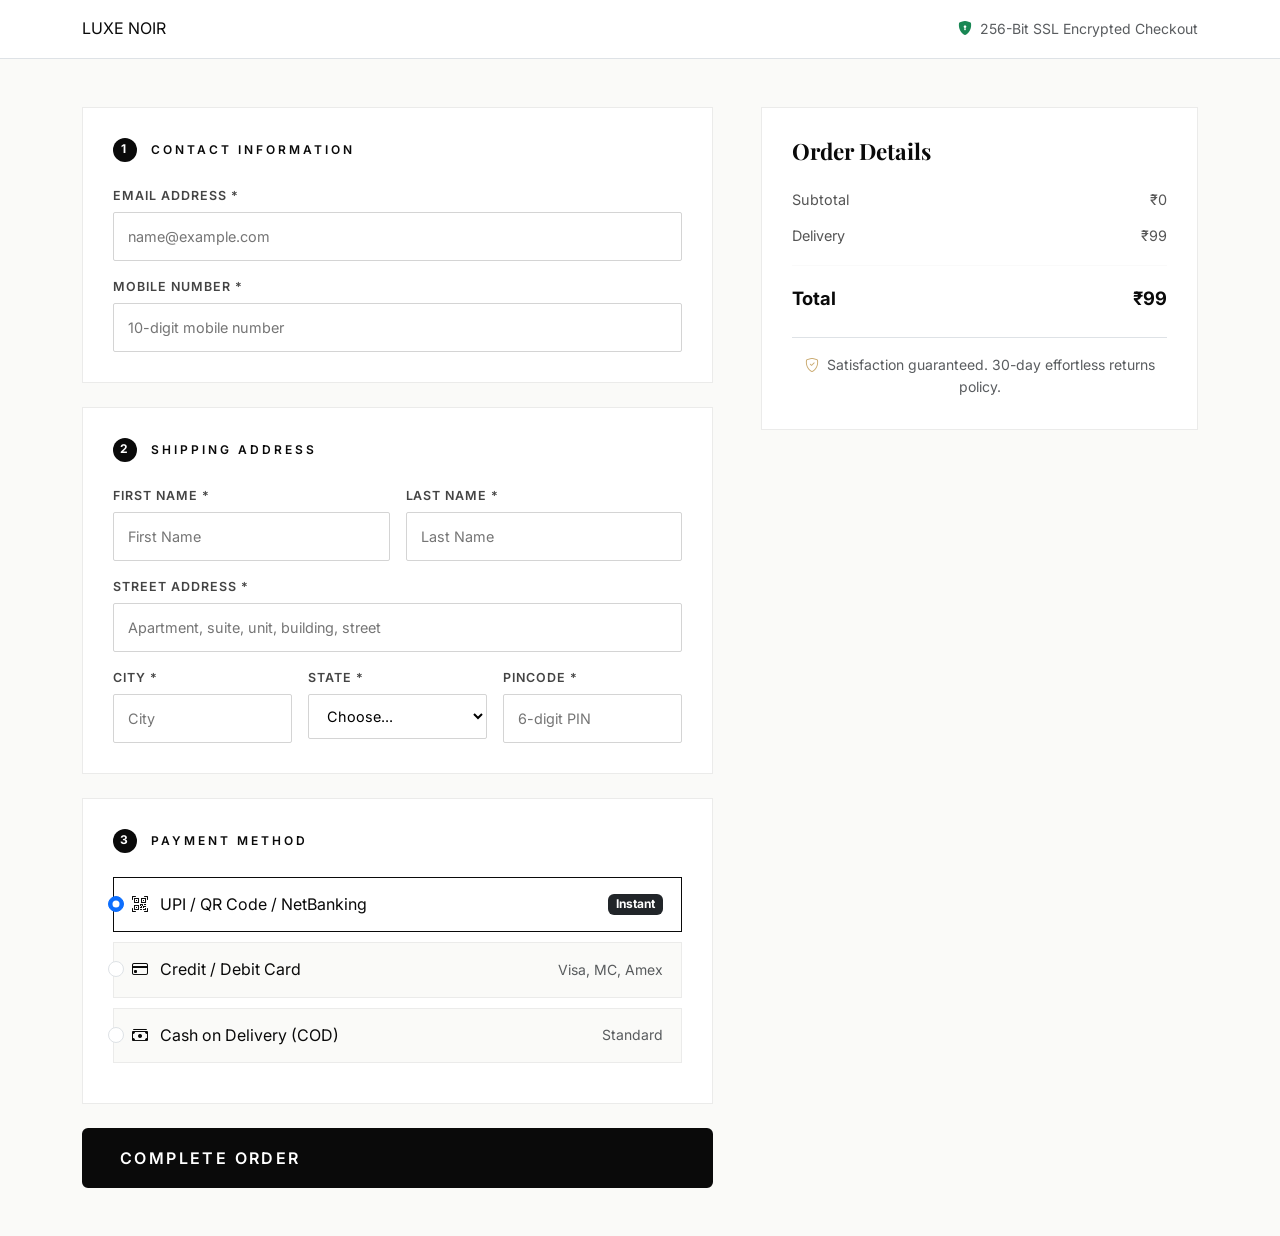
<file: checkout.html>
<!DOCTYPE html>
<html lang="en">
<head>
  <meta charset="UTF-8">
  <meta name="viewport" content="width=device-width, initial-scale=1.0">
  <title>Secure Checkout | LUXE NOIR</title>
  <meta name="description" content="Complete your purchase with secure encrypted checkout at Luxe Noir.">

  <!-- Google Fonts -->
  <link rel="preconnect" href="https://fonts.googleapis.com">
  <link rel="preconnect" href="https://fonts.gstatic.com" crossorigin>
  <link href="https://fonts.googleapis.com/css2?family=Cormorant+Garamond:ital,wght@0,300;0,400;0,500;0,600;0,700;1,400&family=Plus+Jakarta+Sans:wght@300;400;500;600;700&display=swap" rel="stylesheet">

  <!-- Bootstrap 5 & Icons -->
  <link href="https://cdn.jsdelivr.net/npm/bootstrap@5.3.3/dist/css/bootstrap.min.css" rel="stylesheet">
  <link rel="stylesheet" href="https://cdn.jsdelivr.net/npm/bootstrap-icons@1.11.3/font/bootstrap-icons.min.css">

  <!-- Custom CSS -->
  <link rel="stylesheet" href="css/style.css">
</head>
<body class="bg-light-section">

  <!-- Simple Header for Checkout -->
  <header class="checkout-minimal-header py-3 bg-white border-bottom">
    <div class="container d-flex justify-content-between align-items-center">
      <a href="index.html" class="navbar-brand m-0">
        <span class="brand-text">LUXE NOIR</span>
      </a>
      <div class="checkout-ssl-badge text-muted small">
        <i class="bi bi-shield-lock-fill text-success me-1"></i> 256-Bit SSL Encrypted Checkout
      </div>
    </div>
  </header>

  <main class="py-5">
    <div class="container">
      <!-- Checkout Active Form Screen -->
      <div id="checkoutContent">
        <div class="row g-5">
          <!-- Billing / Shipping Form Column -->
          <div class="col-lg-7">
            <form id="checkoutForm" novalidate>
              <!-- 1. Contact Information -->
              <div class="checkout-card mb-4">
                <h3 class="checkout-section-title"><span class="step-num">1</span> Contact Information</h3>
                <div class="row g-3">
                  <div class="col-12">
                    <label class="form-label-custom">Email Address *</label>
                    <input type="email" id="emailField" class="form-control-custom" placeholder="name@example.com" required>
                    <div class="invalid-feedback">Please enter a valid email address.</div>
                  </div>
                  <div class="col-12">
                    <label class="form-label-custom">Mobile Number *</label>
                    <input type="tel" id="phoneField" class="form-control-custom" placeholder="10-digit mobile number" required>
                    <div class="invalid-feedback">Please provide a 10-digit phone number.</div>
                  </div>
                </div>
              </div>

              <!-- 2. Shipping Address -->
              <div class="checkout-card mb-4">
                <h3 class="checkout-section-title"><span class="step-num">2</span> Shipping Address</h3>
                <div class="row g-3">
                  <div class="col-sm-6">
                    <label class="form-label-custom">First Name *</label>
                    <input type="text" id="firstNameField" class="form-control-custom" placeholder="First Name" required>
                    <div class="invalid-feedback">First name is required.</div>
                  </div>
                  <div class="col-sm-6">
                    <label class="form-label-custom">Last Name *</label>
                    <input type="text" id="lastNameField" class="form-control-custom" placeholder="Last Name" required>
                    <div class="invalid-feedback">Last name is required.</div>
                  </div>
                  <div class="col-12">
                    <label class="form-label-custom">Street Address *</label>
                    <input type="text" id="addressField" class="form-control-custom" placeholder="Apartment, suite, unit, building, street" required>
                    <div class="invalid-feedback">Street address is required.</div>
                  </div>
                  <div class="col-sm-4">
                    <label class="form-label-custom">City *</label>
                    <input type="text" id="cityField" class="form-control-custom" placeholder="City" required>
                    <div class="invalid-feedback">City is required.</div>
                  </div>
                  <div class="col-sm-4">
                    <label class="form-label-custom">State *</label>
                    <select id="stateField" class="form-control-custom" required>
                      <option value="">Choose...</option>
                      <option value="MH">Maharashtra</option>
                      <option value="DL">Delhi NCR</option>
                      <option value="KA">Karnataka</option>
                      <option value="TN">Tamil Nadu</option>
                      <option value="TS">Telangana</option>
                      <option value="WB">West Bengal</option>
                      <option value="GJ">Gujarat</option>
                    </select>
                    <div class="invalid-feedback">State is required.</div>
                  </div>
                  <div class="col-sm-4">
                    <label class="form-label-custom">Pincode *</label>
                    <input type="text" id="pincodeField" class="form-control-custom" placeholder="6-digit PIN" maxlength="6" required>
                    <div class="invalid-feedback">Valid 6-digit PIN is required.</div>
                  </div>
                </div>
              </div>

              <!-- 3. Payment Method -->
              <div class="checkout-card mb-4">
                <h3 class="checkout-section-title"><span class="step-num">3</span> Payment Method</h3>
                <div class="payment-method-selector">
                  <div class="form-check payment-radio-option active">
                    <input class="form-check-input" type="radio" name="paymentOption" id="payUPI" checked>
                    <label class="form-check-label d-flex justify-content-between align-items-center w-100" for="payUPI">
                      <span><i class="bi bi-qr-code-scan me-2"></i> UPI / QR Code / NetBanking</span>
                      <span class="badge bg-dark">Instant</span>
                    </label>
                  </div>
                  <div class="form-check payment-radio-option">
                    <input class="form-check-input" type="radio" name="paymentOption" id="payCard">
                    <label class="form-check-label d-flex justify-content-between align-items-center w-100" for="payCard">
                      <span><i class="bi bi-credit-card me-2"></i> Credit / Debit Card</span>
                      <span class="text-muted small">Visa, MC, Amex</span>
                    </label>
                  </div>
                  <div class="form-check payment-radio-option">
                    <input class="form-check-input" type="radio" name="paymentOption" id="payCOD">
                    <label class="form-check-label d-flex justify-content-between align-items-center w-100" for="payCOD">
                      <span><i class="bi bi-cash-stack me-2"></i> Cash on Delivery (COD)</span>
                      <span class="text-muted small">Standard</span>
                    </label>
                  </div>
                </div>
              </div>

              <button type="submit" class="btn btn-dark w-100 py-3 fs-6 fw-semibold">
                Complete Order
              </button>
            </form>
          </div>

          <!-- Order Summary Column -->
          <div class="col-lg-5">
            <div class="order-summary-card position-sticky" style="top: 2rem;">
              <h3 class="summary-title mb-3">Order Details</h3>
              <div class="order-items-scroll mb-4" id="orderItems">
                <!-- Injected via renderOrderSummary() in main.js -->
              </div>

              <div class="summary-row">
                <span>Subtotal</span>
                <span id="orderSubtotal">₹0</span>
              </div>
              <div class="summary-row">
                <span>Delivery</span>
                <span id="orderDelivery">₹0</span>
              </div>
              <hr class="summary-divider">
              <div class="summary-row total-row">
                <span>Total</span>
                <span class="total-price" id="orderTotal">₹0</span>
              </div>

              <div class="mt-4 pt-3 border-top text-center text-muted small">
                <p class="mb-0"><i class="bi bi-shield-check text-gold me-1"></i> Satisfaction guaranteed. 30-day effortless returns policy.</p>
              </div>
            </div>
          </div>
        </div>
      </div>

      <!-- Order Confirmation Screen (shown after placeOrder) -->
      <div id="orderConfirmation" class="order-confirmation-screen text-center" style="display: none;">
        <div class="confirmation-card mx-auto">
          <div class="success-icon-wrap mb-4">
            <i class="bi bi-check2"></i>
          </div>
          <span class="text-gold letter-spacing-wide small text-uppercase fw-semibold">ORDER CONFIRMED</span>
          <h1 class="confirmation-title mt-2 mb-3">Thank you for your order, <span id="confirmName">Customer</span>!</h1>
          <p class="confirmation-desc text-muted mb-4">
            Your order <strong class="text-dark" id="confirmOrderNum">#LN88210492</strong> has been placed successfully. A confirmation email with tracking information has been sent to your inbox.
          </p>

          <div class="confirmation-details-box mb-4 text-start">
            <div class="d-flex justify-content-between mb-2">
              <span class="text-muted">Total Paid</span>
              <strong id="confirmTotal">₹0</strong>
            </div>
            <div class="d-flex justify-content-between mb-2">
              <span class="text-muted">Estimated Delivery</span>
              <strong>3-5 Business Days</strong>
            </div>
            <div class="d-flex justify-content-between">
              <span class="text-muted">Delivery Type</span>
              <span>Express Insured Courier</span>
            </div>
          </div>

          <div class="d-flex gap-3 justify-content-center">
            <a href="index.html" class="btn btn-dark px-4 py-2">Return to Home</a>
            <a href="products.html" class="btn btn-outline-dark px-4 py-2">Continue Shopping</a>
          </div>
        </div>
      </div>
    </div>
  </main>

  <div class="toast-container-custom" id="toastContainer"></div>

  <!-- Scripts -->
  <script src="https://cdn.jsdelivr.net/npm/bootstrap@5.3.3/dist/js/bootstrap.bundle.min.js"></script>
  <script src="js/products.js"></script>
  <script src="js/cart.js"></script>
  <script src="js/wishlist.js"></script>
  <script src="js/main.js"></script>
</body>
</html>
</file>
<file: css/style.css>
/* =============================================
   LUXE NOIR - Premium Fashion E-Commerce CSS
   ============================================= */
@import url("https://fonts.googleapis.com/css2?family=Playfair+Display:ital,wght@0,400;0,600;0,700;1,400&family=Inter:wght@300;400;500;600;700&display=swap");
:root {
  --color-black: #0a0a0a;
  --color-white: #ffffff;
  --color-off-white: #f8f8f6;
  --color-light-gray: #f2f2f0;
  --color-mid-gray: #d4d4d4;
  --color-dark-gray: #666666;
  --color-accent: #c9a96e;
  --color-accent-dark: #a8864f;
  --color-error: #e53e3e;
  --color-success: #38a169;
  --color-overlay: rgba(0,0,0,0.5);
  --font-serif: "Playfair Display", serif;
  --font-sans: "Inter", sans-serif;
  --nav-height: 75px;
  --transition-fast: 0.2s ease;
  --transition-med: 0.35s ease;
  --transition-slow: 0.5s ease;
  --shadow-sm: 0 1px 3px rgba(0,0,0,0.08);
  --shadow-md: 0 4px 20px rgba(0,0,0,0.1);
  --shadow-lg: 0 10px 40px rgba(0,0,0,0.15);
  --shadow-xl: 0 20px 60px rgba(0,0,0,0.2);
}
*,*::before,*::after{box-sizing:border-box;margin:0;padding:0}
html{scroll-behavior:smooth;font-size:16px}
body{font-family:var(--font-sans);color:var(--color-black);background:#fff;line-height:1.6;overflow-x:hidden;-webkit-font-smoothing:antialiased}
a{text-decoration:none;color:inherit;transition:color var(--transition-fast)}
img{max-width:100%;height:auto;display:block}
ul{list-style:none}
button{cursor:pointer;border:none;background:none;font-family:var(--font-sans)}
input,select,textarea{font-family:var(--font-sans)}
.announcement-bar{background:var(--color-black);color:#fff;text-align:center;padding:10px 20px;font-size:.78rem;letter-spacing:.12em;text-transform:uppercase;font-weight:500}
.announcement-bar a{color:var(--color-accent);margin-left:8px;font-weight:600}
.announcement-bar a:hover{opacity:.8}
.navbar{position:sticky;top:0;left:0;width:100%;z-index:1000;background:rgba(255,255,255,.97);backdrop-filter:blur(12px);border-bottom:1px solid rgba(0,0,0,.08);height:var(--nav-height);transition:box-shadow var(--transition-med)}
.navbar.scrolled{box-shadow:var(--shadow-md)}
.navbar-container{max-width:1440px;margin:0 auto;height:100%;display:flex;align-items:center;justify-content:space-between;padding:0 40px;gap:32px}
.navbar-brand{flex-shrink:0}
.brand-logo{font-family:var(--font-serif);font-size:1.6rem;font-weight:700;color:var(--color-black);letter-spacing:.05em;line-height:1;display:flex;flex-direction:column}
.brand-logo .brand-sub{font-size:.5rem;letter-spacing:.35em;font-family:var(--font-sans);font-weight:400;color:var(--color-dark-gray);text-transform:uppercase;margin-top:1px}
.brand-logo .accent-dot{color:var(--color-accent)}
.navbar-nav-links{display:flex;align-items:center;gap:32px;flex:1;justify-content:center}
.navbar-nav-links a{font-size:.82rem;letter-spacing:.1em;text-transform:uppercase;font-weight:500;color:var(--color-black);position:relative;padding-bottom:4px;transition:color var(--transition-fast)}
.navbar-nav-links a::after{content:"";position:absolute;bottom:0;left:0;width:0;height:1px;background:var(--color-black);transition:width var(--transition-med)}
.navbar-nav-links a:hover::after,.navbar-nav-links a.active::after{width:100%}
.navbar-nav-links a.sale-link{color:var(--color-error)}
.navbar-nav-links a.sale-link::after{background:var(--color-error)}
.navbar-actions{display:flex;align-items:center;gap:8px;flex-shrink:0}
.nav-action-btn{width:42px;height:42px;border-radius:50%;display:flex;align-items:center;justify-content:center;background:transparent;color:var(--color-black);font-size:1.15rem;transition:background var(--transition-fast),transform var(--transition-fast);position:relative;border:none;cursor:pointer}
.nav-action-btn:hover{background:var(--color-light-gray);transform:scale(1.05)}
.nav-badge{position:absolute;top:4px;right:4px;background:var(--color-black);color:#fff;font-size:.6rem;font-weight:700;width:16px;height:16px;border-radius:50%;display:flex;align-items:center;justify-content:center;line-height:1}
.nav-badge.bump{animation:badgeBump .35s cubic-bezier(.175,.885,.32,1.275)}
@keyframes badgeBump{0%{transform:scale(1)}50%{transform:scale(1.6)}100%{transform:scale(1)}}
.hamburger-btn{display:none;flex-direction:column;gap:5px;padding:8px;background:none;border:none;cursor:pointer}
.hamburger-btn span{display:block;width:24px;height:2px;background:var(--color-black);transition:transform var(--transition-med),opacity var(--transition-fast);transform-origin:center}
.hamburger-btn.active span:nth-child(1){transform:translateY(7px) rotate(45deg)}
.hamburger-btn.active span:nth-child(2){opacity:0}
.hamburger-btn.active span:nth-child(3){transform:translateY(-7px) rotate(-45deg)}
.search-overlay{position:fixed;top:0;left:0;width:100%;height:100%;background:rgba(255,255,255,.97);z-index:2000;display:flex;align-items:flex-start;justify-content:center;padding-top:120px;opacity:0;visibility:hidden;transition:all var(--transition-med)}
.search-overlay.active{opacity:1;visibility:visible}
.search-overlay-inner{width:100%;max-width:700px;padding:0 24px}
.search-input-wrapper{display:flex;align-items:center;border-bottom:2px solid var(--color-black);padding-bottom:12px}
.search-input-wrapper input{flex:1;border:none;outline:none;font-size:2rem;font-family:var(--font-serif);color:var(--color-black);background:transparent}
.search-input-wrapper input::placeholder{color:var(--color-mid-gray)}
.search-close-btn{background:none;border:none;font-size:1.4rem;cursor:pointer;color:var(--color-dark-gray);padding:8px;transition:color var(--transition-fast)}
.search-close-btn:hover{color:var(--color-black)}
.mobile-nav{position:fixed;top:var(--nav-height);left:-100%;width:300px;height:calc(100vh - var(--nav-height));background:#fff;z-index:999;box-shadow:var(--shadow-xl);transition:left var(--transition-med);overflow-y:auto;padding:32px 0}
.mobile-nav.open{left:0}
.mobile-nav a{display:block;padding:14px 32px;font-size:.9rem;letter-spacing:.08em;text-transform:uppercase;font-weight:500;border-bottom:1px solid var(--color-light-gray);transition:background var(--transition-fast),padding-left var(--transition-fast)}
.mobile-nav a:hover{background:var(--color-light-gray);padding-left:40px}
.mobile-nav a.sale-link{color:var(--color-error)}
.mobile-nav-overlay{position:fixed;top:0;left:0;width:100%;height:100%;background:var(--color-overlay);z-index:998;opacity:0;visibility:hidden;transition:all var(--transition-med)}
.mobile-nav-overlay.active{opacity:1;visibility:visible}
.hero-section{position:relative;height:calc(100vh - var(--nav-height));min-height:600px;overflow:hidden}
.hero-carousel,.hero-carousel .carousel-inner,.hero-carousel .carousel-item{height:100%}
.hero-slide{height:100%;width:100%;position:relative;overflow:hidden}
.hero-slide img{width:100%;height:100%;object-fit:cover;object-position:top center;transform:scale(1.05);transition:transform 6s ease}
.carousel-item.active .hero-slide img{transform:scale(1)}
.hero-content{position:absolute;top:50%;left:50%;transform:translate(-50%,-50%);text-align:center;color:#fff;z-index:10;width:90%;max-width:700px}
.hero-slide-1 .hero-content{left:10%;transform:translateY(-50%);text-align:left}
.hero-slide-2 .hero-content{right:10%;left:auto;transform:translateY(-50%);text-align:right}
.hero-slide-3 .hero-content{left:50%;transform:translate(-50%,-50%);text-align:center}
.hero-overline{font-size:.72rem;letter-spacing:.4em;text-transform:uppercase;color:rgba(255,255,255,.85);margin-bottom:16px;font-weight:400;display:block}
.hero-title{font-family:var(--font-serif);font-size:clamp(2.5rem,6vw,5.5rem);font-weight:700;line-height:1.05;margin-bottom:20px;color:#fff;text-shadow:0 2px 20px rgba(0,0,0,.3)}
.hero-subtitle{font-size:clamp(.9rem,1.5vw,1.1rem);color:rgba(255,255,255,.9);margin-bottom:36px;font-weight:300;letter-spacing:.02em;line-height:1.7}
.hero-overlay{position:absolute;inset:0;background:linear-gradient(135deg,rgba(0,0,0,.55) 0%,rgba(0,0,0,.15) 50%,rgba(0,0,0,.05) 100%);z-index:1}
.carousel-control-prev,.carousel-control-next{width:54px;height:54px;border-radius:50%;background:rgba(255,255,255,.2);backdrop-filter:blur(10px);top:50%;transform:translateY(-50%);border:1px solid rgba(255,255,255,.3);transition:background var(--transition-fast);opacity:1}
.carousel-control-prev{left:32px}
.carousel-control-next{right:32px}
.carousel-control-prev:hover,.carousel-control-next:hover{background:rgba(255,255,255,.35)}
.carousel-indicators{bottom:28px}
.carousel-indicators [data-bs-target]{width:30px;height:2px;background:rgba(255,255,255,.5);border:none;border-radius:2px;transition:all var(--transition-med)}
.carousel-indicators .active{background:#fff;width:50px}
.btn-primary-dark{display:inline-flex;align-items:center;gap:10px;padding:14px 36px;background:#fff;color:var(--color-black);font-size:.8rem;font-weight:600;letter-spacing:.15em;text-transform:uppercase;border:2px solid #fff;transition:all var(--transition-med);cursor:pointer;font-family:var(--font-sans)}
.btn-primary-dark:hover{background:transparent;color:#fff}
.btn-dark{display:inline-flex;align-items:center;gap:10px;padding:14px 36px;background:var(--color-black);color:#fff;font-size:.8rem;font-weight:600;letter-spacing:.15em;text-transform:uppercase;border:2px solid var(--color-black);transition:all var(--transition-med);cursor:pointer;font-family:var(--font-sans)}
.btn-dark:hover{background:transparent;color:var(--color-black)}
.btn-outline-dark{display:inline-flex;align-items:center;gap:10px;padding:12px 30px;background:transparent;color:var(--color-black);font-size:.78rem;font-weight:600;letter-spacing:.12em;text-transform:uppercase;border:1.5px solid var(--color-black);transition:all var(--transition-med);cursor:pointer;font-family:var(--font-sans)}
.btn-outline-dark:hover{background:var(--color-black);color:#fff}
.btn-accent{display:inline-flex;align-items:center;gap:10px;padding:14px 36px;background:var(--color-accent);color:#fff;font-size:.8rem;font-weight:600;letter-spacing:.15em;text-transform:uppercase;border:2px solid var(--color-accent);transition:all var(--transition-med);cursor:pointer;font-family:var(--font-sans)}
.btn-accent:hover{background:var(--color-accent-dark);border-color:var(--color-accent-dark)}
section{padding:80px 0}
.section-header{text-align:center;margin-bottom:52px}
.section-overline{font-size:.7rem;letter-spacing:.35em;text-transform:uppercase;color:var(--color-accent);font-weight:600;margin-bottom:12px;display:block}
.section-title{font-family:var(--font-serif);font-size:clamp(1.8rem,3.5vw,2.8rem);font-weight:700;color:var(--color-black);margin-bottom:12px}
.section-subtitle{color:var(--color-dark-gray);font-size:.95rem;max-width:500px;margin:0 auto;line-height:1.7}
.container-fluid-custom{max-width:1440px;margin:0 auto;padding:0 40px}
.categories-section{background:var(--color-off-white)}
.category-grid{display:grid;grid-template-columns:repeat(4,1fr);gap:24px}
.category-card{position:relative;overflow:hidden;cursor:pointer;display:block;text-decoration:none}
.category-card img{width:100%;aspect-ratio:3/4;object-fit:cover;object-position:top;transition:transform var(--transition-slow)}
.category-card:hover img{transform:scale(1.08)}
.category-overlay{position:absolute;bottom:0;left:0;right:0;padding:40px 24px 28px;background:linear-gradient(to top,rgba(0,0,0,.75) 0%,transparent 100%);transition:all var(--transition-med)}
.category-card:hover .category-overlay{background:linear-gradient(to top,rgba(0,0,0,.85) 0%,transparent 100%)}
.category-label{font-size:.7rem;letter-spacing:.3em;text-transform:uppercase;color:rgba(255,255,255,.7);display:block;margin-bottom:6px;font-weight:400}
.category-title{font-family:var(--font-serif);font-size:1.35rem;color:#fff;font-weight:600;display:block;margin-bottom:12px}
.category-cta{font-size:.72rem;letter-spacing:.2em;text-transform:uppercase;color:rgba(255,255,255,.8);display:flex;align-items:center;gap:8px;transition:gap var(--transition-fast),color var(--transition-fast)}
.category-card:hover .category-cta{color:#fff;gap:14px}
.category-cta i{transition:transform var(--transition-fast)}
.category-card:hover .category-cta i{transform:translateX(4px)}
.products-section{background:#fff}
.products-grid{display:grid;grid-template-columns:repeat(4,1fr);gap:28px}
.product-card{position:relative;background:#fff;transition:transform var(--transition-med)}
.product-card:hover{transform:translateY(-4px)}
.product-image-wrapper{position:relative;overflow:hidden;aspect-ratio:3/4;background:var(--color-light-gray)}
.product-image-wrapper img{width:100%;height:100%;object-fit:cover;object-position:top;transition:transform var(--transition-slow),opacity var(--transition-med)}
.product-image-wrapper .img-hover{position:absolute;inset:0;opacity:0;transition:opacity var(--transition-med)}
.product-card:hover .product-image-wrapper .img-primary{transform:scale(1.06)}
.product-card:hover .product-image-wrapper .img-hover{opacity:1}
.product-badges{position:absolute;top:14px;left:14px;display:flex;flex-direction:column;gap:6px;z-index:2}
.badge-new{background:var(--color-black);color:#fff;font-size:.62rem;letter-spacing:.1em;text-transform:uppercase;padding:4px 10px;font-weight:600}
.badge-sale{background:var(--color-error);color:#fff;font-size:.62rem;letter-spacing:.1em;text-transform:uppercase;padding:4px 10px;font-weight:600}
.badge-hot{background:var(--color-accent);color:#fff;font-size:.62rem;letter-spacing:.1em;text-transform:uppercase;padding:4px 10px;font-weight:600}
.product-actions{position:absolute;right:14px;top:14px;display:flex;flex-direction:column;gap:8px;z-index:3;opacity:0;transform:translateX(16px);transition:all var(--transition-med)}
.product-card:hover .product-actions{opacity:1;transform:translateX(0)}
.product-action-btn{width:38px;height:38px;border-radius:50%;background:#fff;border:none;display:flex;align-items:center;justify-content:center;font-size:.95rem;cursor:pointer;box-shadow:var(--shadow-sm);transition:all var(--transition-fast);color:var(--color-black)}
.product-action-btn:hover{background:var(--color-black);color:#fff;transform:scale(1.1)}
.product-action-btn.wishlisted{background:var(--color-black);color:#fff}
.product-add-to-cart{position:absolute;bottom:0;left:0;right:0;background:var(--color-black);color:#fff;padding:14px;font-size:.75rem;letter-spacing:.18em;text-transform:uppercase;font-weight:600;border:none;cursor:pointer;transform:translateY(100%);transition:transform var(--transition-med);font-family:var(--font-sans);display:flex;align-items:center;justify-content:center;gap:8px}
.product-card:hover .product-add-to-cart{transform:translateY(0)}
.product-add-to-cart:hover{background:#1a1a1a}
.product-info{padding:16px 0 0}
.product-category-tag{font-size:.68rem;letter-spacing:.15em;text-transform:uppercase;color:var(--color-dark-gray);font-weight:500;margin-bottom:5px;display:block}
.product-name{font-size:.95rem;font-weight:500;color:var(--color-black);margin-bottom:8px;line-height:1.35}
.product-price-wrapper{display:flex;align-items:center;gap:10px;flex-wrap:wrap}
.product-price{font-size:1rem;font-weight:700;color:var(--color-black)}
.product-price-original{font-size:.85rem;color:var(--color-dark-gray);text-decoration:line-through}
.product-discount{font-size:.72rem;color:var(--color-error);font-weight:600;background:rgba(229,62,62,.1);padding:2px 7px}
.product-colors{display:flex;gap:6px;margin-top:10px}
.color-swatch{width:14px;height:14px;border-radius:50%;border:1.5px solid transparent;cursor:pointer;transition:transform var(--transition-fast),border-color var(--transition-fast)}
.color-swatch:hover,.color-swatch.active{transform:scale(1.25);border-color:var(--color-black)}
.offers-section{background:var(--color-black);padding:80px 0}
.offers-grid{display:grid;grid-template-columns:1fr 1fr;gap:24px}
.offer-card{position:relative;overflow:hidden;min-height:340px;display:flex;align-items:center;padding:48px;background-size:cover;background-position:center}
.offer-card::before{content:"";position:absolute;inset:0;background:linear-gradient(135deg,rgba(0,0,0,.75),rgba(0,0,0,.3));transition:background var(--transition-med)}
.offer-card:hover::before{background:linear-gradient(135deg,rgba(0,0,0,.8),rgba(0,0,0,.4))}
.offer-content{position:relative;z-index:1}
.offer-tag{font-size:.65rem;letter-spacing:.35em;text-transform:uppercase;color:var(--color-accent);font-weight:600;margin-bottom:10px;display:block}
.offer-title{font-family:var(--font-serif);font-size:clamp(1.8rem,3vw,2.8rem);color:#fff;font-weight:700;line-height:1.15;margin-bottom:10px}
.offer-subtitle{color:rgba(255,255,255,.8);font-size:.9rem;margin-bottom:28px;font-weight:300}
.offer-card-wide{grid-column:span 2;min-height:220px}
.features-strip{background:var(--color-off-white);padding:56px 0;border-top:1px solid var(--color-mid-gray);border-bottom:1px solid var(--color-mid-gray)}
.features-grid{display:grid;grid-template-columns:repeat(4,1fr);gap:32px;text-align:center}
.feature-item{display:flex;flex-direction:column;align-items:center;gap:14px}
.feature-icon{width:52px;height:52px;border-radius:50%;background:var(--color-black);color:#fff;display:flex;align-items:center;justify-content:center;font-size:1.2rem}
.feature-title{font-size:.88rem;font-weight:600;letter-spacing:.05em;text-transform:uppercase}
.feature-desc{font-size:.82rem;color:var(--color-dark-gray);line-height:1.6}
.newsletter-section{padding:100px 0;background:var(--color-black);text-align:center}
.newsletter-title{font-family:var(--font-serif);font-size:clamp(1.8rem,4vw,3rem);color:#fff;margin-bottom:12px}
.newsletter-subtitle{color:rgba(255,255,255,.65);font-size:.95rem;margin-bottom:36px;line-height:1.7}
.newsletter-form{display:flex;max-width:480px;margin:0 auto}
.newsletter-input{flex:1;padding:16px 22px;border:1px solid rgba(255,255,255,.25);background:rgba(255,255,255,.06);color:#fff;font-size:.9rem;outline:none;transition:border-color var(--transition-fast);font-family:var(--font-sans)}
.newsletter-input::placeholder{color:rgba(255,255,255,.4)}
.newsletter-input:focus{border-color:rgba(255,255,255,.6)}
.newsletter-btn{padding:16px 28px;background:var(--color-accent);color:#fff;border:none;font-size:.78rem;letter-spacing:.15em;text-transform:uppercase;font-weight:600;cursor:pointer;transition:background var(--transition-fast);font-family:var(--font-sans)}
.newsletter-btn:hover{background:var(--color-accent-dark)}
footer{background:var(--color-black);color:rgba(255,255,255,.7);padding:70px 0 0;border-top:1px solid rgba(255,255,255,.08)}
.footer-grid{display:grid;grid-template-columns:1.5fr 1fr 1fr 1fr;gap:48px;margin-bottom:60px}
.footer-brand-logo{font-family:var(--font-serif);font-size:1.8rem;color:#fff;font-weight:700;letter-spacing:.05em;display:block;margin-bottom:16px}
.footer-brand-desc{font-size:.85rem;line-height:1.8;margin-bottom:24px}
.footer-social{display:flex;gap:12px}
.footer-social a{width:36px;height:36px;border-radius:50%;border:1px solid rgba(255,255,255,.2);display:flex;align-items:center;justify-content:center;font-size:.85rem;color:rgba(255,255,255,.6);transition:all var(--transition-fast)}
.footer-social a:hover{background:#fff;color:var(--color-black);border-color:#fff}
.footer-col-title{font-size:.72rem;letter-spacing:.25em;text-transform:uppercase;color:#fff;font-weight:600;margin-bottom:22px}
.footer-links{display:flex;flex-direction:column;gap:10px}
.footer-links a{font-size:.85rem;color:rgba(255,255,255,.6);transition:color var(--transition-fast),padding-left var(--transition-fast)}
.footer-links a:hover{color:#fff;padding-left:8px}
.footer-contact-item{display:flex;align-items:flex-start;gap:12px;margin-bottom:12px;font-size:.85rem}
.footer-contact-item i{color:var(--color-accent);margin-top:3px;flex-shrink:0}
.footer-bottom{border-top:1px solid rgba(255,255,255,.08);padding:22px 0;display:flex;justify-content:space-between;align-items:center;flex-wrap:wrap;gap:12px}
.footer-copy{font-size:.8rem;color:rgba(255,255,255,.4)}
.footer-bottom-links{display:flex;gap:24px}
.footer-bottom-links a{font-size:.8rem;color:rgba(255,255,255,.4);transition:color var(--transition-fast)}
.footer-bottom-links a:hover{color:#fff}
.cart-sidebar{position:fixed;top:0;right:-480px;width:480px;max-width:100vw;height:100vh;background:#fff;z-index:3000;box-shadow:var(--shadow-xl);transition:right var(--transition-med);display:flex;flex-direction:column}
.cart-sidebar.open{right:0}
.cart-sidebar-overlay{position:fixed;inset:0;background:var(--color-overlay);z-index:2999;opacity:0;visibility:hidden;transition:all var(--transition-med)}
.cart-sidebar-overlay.active{opacity:1;visibility:visible}
.cart-header{display:flex;align-items:center;justify-content:space-between;padding:24px 32px;border-bottom:1px solid var(--color-light-gray)}
.cart-title{font-family:var(--font-serif);font-size:1.3rem;font-weight:600}
.cart-count-text{font-size:.8rem;color:var(--color-dark-gray);margin-top:2px}
.cart-close-btn{width:40px;height:40px;border-radius:50%;display:flex;align-items:center;justify-content:center;background:var(--color-light-gray);border:none;cursor:pointer;font-size:1.1rem;transition:background var(--transition-fast)}
.cart-close-btn:hover{background:var(--color-mid-gray)}
.cart-body{flex:1;overflow-y:auto;padding:24px 32px}
.cart-empty{text-align:center;padding:60px 0}
.cart-empty-icon{font-size:4rem;color:var(--color-mid-gray);display:block;margin-bottom:16px}
.cart-empty-title{font-family:var(--font-serif);font-size:1.2rem;color:var(--color-black);margin-bottom:8px}
.cart-empty-text{font-size:.88rem;color:var(--color-dark-gray);margin-bottom:24px}
.cart-items-list{display:flex;flex-direction:column;gap:20px}
.cart-item{display:flex;gap:16px;padding-bottom:20px;border-bottom:1px solid var(--color-light-gray);animation:slideIn .3s ease}
@keyframes slideIn{from{opacity:0;transform:translateX(20px)}to{opacity:1;transform:translateX(0)}}
.cart-item-img{width:90px;height:110px;object-fit:cover;object-position:top;flex-shrink:0}
.cart-item-info{flex:1}
.cart-item-name{font-size:.88rem;font-weight:600;margin-bottom:4px;line-height:1.3}
.cart-item-meta{font-size:.75rem;color:var(--color-dark-gray);margin-bottom:12px}
.cart-item-meta span{margin-right:10px}
.cart-qty-wrapper{display:flex;align-items:center;margin-bottom:8px;border:1px solid var(--color-mid-gray);width:fit-content}
.cart-qty-btn{width:30px;height:30px;border:none;background:transparent;cursor:pointer;font-size:.8rem;transition:background var(--transition-fast);display:flex;align-items:center;justify-content:center}
.cart-qty-btn:hover{background:var(--color-light-gray)}
.cart-qty-value{width:36px;text-align:center;font-size:.85rem;font-weight:600;border:none;border-left:1px solid var(--color-mid-gray);border-right:1px solid var(--color-mid-gray);padding:6px 0;background:transparent}
.cart-item-price{font-size:.95rem;font-weight:700}
.cart-item-remove{background:none;border:none;color:var(--color-dark-gray);cursor:pointer;font-size:1rem;padding:0;transition:color var(--transition-fast);align-self:flex-start;margin-left:8px}
.cart-item-remove:hover{color:var(--color-error)}
.cart-footer{padding:24px 32px;border-top:1px solid var(--color-light-gray);background:#fff}
.cart-summary-row{display:flex;justify-content:space-between;font-size:.88rem;color:var(--color-dark-gray);margin-bottom:10px}
.cart-summary-row.total{font-size:1.05rem;font-weight:700;color:var(--color-black);border-top:1px solid var(--color-light-gray);padding-top:12px;margin-top:8px}
.cart-checkout-btn{width:100%;padding:16px;background:var(--color-black);color:#fff;border:none;font-size:.82rem;letter-spacing:.18em;text-transform:uppercase;font-weight:600;cursor:pointer;margin-top:16px;display:flex;align-items:center;justify-content:center;gap:10px;transition:background var(--transition-fast);text-decoration:none;font-family:var(--font-sans)}
.cart-checkout-btn:hover{background:#1a1a1a;color:#fff}
.quickview-modal .modal-dialog{max-width:880px;margin:30px auto}
.quickview-modal .modal-content{border:none;border-radius:0;overflow:hidden}
.quickview-modal .modal-body{padding:0}
.quickview-img-wrapper{position:relative;background:var(--color-light-gray);min-height:480px;height:100%}
.quickview-img-wrapper img{width:100%;height:100%;object-fit:cover;object-position:top}
.quickview-content{padding:40px;display:flex;flex-direction:column;justify-content:center}
.quickview-category{font-size:.7rem;letter-spacing:.25em;text-transform:uppercase;color:var(--color-accent);font-weight:600;margin-bottom:10px}
.quickview-name{font-family:var(--font-serif);font-size:1.8rem;font-weight:700;margin-bottom:12px;line-height:1.2}
.quickview-price-row{display:flex;align-items:center;gap:12px;margin-bottom:16px;flex-wrap:wrap}
.quickview-price{font-size:1.3rem;font-weight:700}
.quickview-price-original{font-size:1rem;color:var(--color-dark-gray);text-decoration:line-through}
.quickview-discount-badge{background:var(--color-error);color:#fff;font-size:.72rem;font-weight:700;padding:3px 9px}
.quickview-desc{font-size:.9rem;color:var(--color-dark-gray);line-height:1.7;margin-bottom:24px;border-top:1px solid var(--color-light-gray);padding-top:16px}
.size-label,.color-label,.qty-label{font-size:.72rem;letter-spacing:.15em;text-transform:uppercase;font-weight:600;margin-bottom:10px;display:block}
.size-options{display:flex;gap:8px;flex-wrap:wrap;margin-bottom:20px}
.size-btn{min-width:42px;height:42px;border:1.5px solid var(--color-mid-gray);background:transparent;font-size:.78rem;font-weight:500;cursor:pointer;transition:all var(--transition-fast);padding:0 12px;font-family:var(--font-sans)}
.size-btn:hover{border-color:var(--color-black)}
.size-btn.selected{background:var(--color-black);color:#fff;border-color:var(--color-black)}
.size-btn.out-of-stock{opacity:.35;cursor:not-allowed;text-decoration:line-through}
.color-options{display:flex;gap:10px;margin-bottom:20px;flex-wrap:wrap}
.color-option-btn{width:26px;height:26px;border-radius:50%;border:2px solid transparent;cursor:pointer;transition:all var(--transition-fast)}
.color-option-btn:hover,.color-option-btn.selected{border-color:var(--color-black);transform:scale(1.15)}
.qty-controls{display:flex;align-items:center;border:1.5px solid var(--color-mid-gray);width:fit-content;margin-bottom:24px}
.qty-btn{width:42px;height:42px;background:transparent;border:none;cursor:pointer;font-size:1rem;transition:background var(--transition-fast);display:flex;align-items:center;justify-content:center}
.qty-btn:hover{background:var(--color-light-gray)}
.qty-display{width:50px;text-align:center;font-size:.95rem;font-weight:600;border:none;border-left:1.5px solid var(--color-mid-gray);border-right:1.5px solid var(--color-mid-gray);outline:none;padding:10px 0;background:transparent}
.quickview-add-btn{width:100%;padding:16px;background:var(--color-black);color:#fff;border:none;font-size:.82rem;letter-spacing:.18em;text-transform:uppercase;font-weight:600;cursor:pointer;margin-bottom:12px;display:flex;align-items:center;justify-content:center;gap:10px;transition:background var(--transition-fast);font-family:var(--font-sans)}
.quickview-add-btn:hover{background:#1a1a1a}
.quickview-wishlist-btn{width:100%;padding:14px;background:transparent;color:var(--color-black);border:1.5px solid var(--color-black);font-size:.78rem;letter-spacing:.15em;text-transform:uppercase;font-weight:600;cursor:pointer;display:flex;align-items:center;justify-content:center;gap:10px;transition:all var(--transition-fast);font-family:var(--font-sans)}
.quickview-wishlist-btn:hover,.quickview-wishlist-btn.wishlisted{background:var(--color-black);color:#fff}
.modal-close-custom{position:absolute;top:16px;right:16px;width:38px;height:38px;border-radius:50%;background:rgba(255,255,255,.9);border:none;display:flex;align-items:center;justify-content:center;cursor:pointer;font-size:1rem;z-index:10;transition:background var(--transition-fast);box-shadow:var(--shadow-sm)}
.modal-close-custom:hover{background:#fff}
.toast-container-custom{position:fixed;bottom:30px;right:30px;z-index:9999;display:flex;flex-direction:column;gap:10px}
.toast-custom{display:flex;align-items:center;gap:14px;padding:16px 22px;background:var(--color-black);color:#fff;min-width:300px;max-width:380px;box-shadow:var(--shadow-lg);animation:toastSlide .35s cubic-bezier(.175,.885,.32,1.275)}
.toast-custom.success{border-left:3px solid var(--color-success)}
.toast-custom.error{border-left:3px solid var(--color-error)}
.toast-custom.info{border-left:3px solid var(--color-accent)}
.toast-custom.fade-out{animation:toastFade .4s ease forwards}
@keyframes toastSlide{from{opacity:0;transform:translateX(100%)}to{opacity:1;transform:translateX(0)}}
@keyframes toastFade{to{opacity:0;transform:translateX(100%)}}
.toast-icon{font-size:1.1rem;flex-shrink:0}
.toast-success-icon{color:var(--color-success)}
.toast-error-icon{color:var(--color-error)}
.toast-info-icon{color:var(--color-accent)}
.toast-message{font-size:.85rem;flex:1;line-height:1.4}
.toast-close{background:none;border:none;color:rgba(255,255,255,.5);cursor:pointer;font-size:.9rem;padding:0;transition:color var(--transition-fast)}
.toast-close:hover{color:#fff}
.products-page{padding-bottom:80px;background:#fff;min-height:80vh}
.products-page-header{background:var(--color-off-white);padding:48px 0 40px;margin-bottom:48px;border-bottom:1px solid var(--color-mid-gray)}
.products-page-title{font-family:var(--font-serif);font-size:2.2rem;font-weight:700;margin-bottom:6px}
.breadcrumb-custom{font-size:.82rem;color:var(--color-dark-gray)}
.breadcrumb-custom a{color:var(--color-dark-gray);transition:color var(--transition-fast)}
.breadcrumb-custom a:hover{color:var(--color-black)}
.breadcrumb-custom span{margin:0 8px}
.filters-bar{background:#fff;border:1px solid var(--color-light-gray);padding:20px 24px;margin-bottom:32px;display:flex;align-items:center;gap:16px;flex-wrap:wrap}
.filter-group{display:flex;align-items:center;gap:10px}
.filter-label{font-size:.75rem;letter-spacing:.15em;text-transform:uppercase;font-weight:600;color:var(--color-dark-gray);white-space:nowrap}
.filter-select{border:1px solid var(--color-mid-gray);background:#fff;padding:8px 14px;font-size:.85rem;color:var(--color-black);outline:none;transition:border-color var(--transition-fast);font-family:var(--font-sans);cursor:pointer}
.filter-select:focus{border-color:var(--color-black)}
.filter-pills{display:flex;gap:8px;flex-wrap:wrap}
.filter-pill{padding:7px 16px;background:#fff;border:1.5px solid var(--color-mid-gray);font-size:.78rem;letter-spacing:.08em;text-transform:uppercase;font-weight:500;cursor:pointer;transition:all var(--transition-fast);font-family:var(--font-sans)}
.filter-pill:hover,.filter-pill.active{background:var(--color-black);color:#fff;border-color:var(--color-black)}
.results-count{font-size:.85rem;color:var(--color-dark-gray);margin-left:auto;white-space:nowrap}
.search-bar-products{display:flex;border:1.5px solid var(--color-mid-gray);margin-bottom:24px;transition:border-color var(--transition-fast)}
.search-bar-products:focus-within{border-color:var(--color-black)}
.search-bar-products input{flex:1;border:none;outline:none;padding:12px 18px;font-size:.9rem;font-family:var(--font-sans)}
.search-bar-products button{padding:12px 18px;background:var(--color-black);color:#fff;border:none;cursor:pointer;font-size:1rem;transition:background var(--transition-fast)}
.search-bar-products button:hover{background:#1a1a1a}
.no-products{text-align:center;padding:80px 0;grid-column:1 / -1}
.no-products i{font-size:4rem;color:var(--color-mid-gray);display:block;margin-bottom:16px}
.wishlist-page{padding:40px 0 80px;min-height:80vh}
.wishlist-empty{text-align:center;padding:100px 0}
.wishlist-empty i{font-size:4rem;color:var(--color-mid-gray);margin-bottom:20px;display:block}
.checkout-page{padding:60px 0;min-height:80vh;background:var(--color-off-white)}
.checkout-title{font-family:var(--font-serif);font-size:2rem;font-weight:700;margin-bottom:40px;padding-bottom:20px;border-bottom:1px solid var(--color-mid-gray)}
.checkout-section-title{font-size:.75rem;letter-spacing:.25em;text-transform:uppercase;font-weight:600;margin-bottom:24px;color:var(--color-black)}
.checkout-form-card{background:#fff;padding:36px;margin-bottom:24px;border:1px solid var(--color-light-gray)}
.form-floating-custom{margin-bottom:20px}
.form-floating-custom label{font-size:.75rem;letter-spacing:.1em;text-transform:uppercase;font-weight:600;color:var(--color-dark-gray);margin-bottom:6px;display:block}
.form-control-custom{width:100%;padding:13px 16px;border:1.5px solid var(--color-mid-gray);background:#fff;font-size:.9rem;font-family:var(--font-sans);outline:none;transition:border-color var(--transition-fast)}
.form-control-custom:focus{border-color:var(--color-black)}
.form-control-custom.is-invalid{border-color:var(--color-error)}
.invalid-feedback-custom{font-size:.78rem;color:var(--color-error);margin-top:4px;display:none}
.is-invalid ~ .invalid-feedback-custom{display:block}
.order-summary-card{background:#fff;padding:36px;border:1px solid var(--color-light-gray);position:sticky;top:100px}
.order-summary-title{font-family:var(--font-serif);font-size:1.2rem;font-weight:600;margin-bottom:24px;padding-bottom:16px;border-bottom:1px solid var(--color-light-gray)}
.order-item{display:flex;gap:14px;margin-bottom:16px}
.order-item-img{width:65px;height:80px;object-fit:cover;object-position:top;flex-shrink:0}
.order-item-info{flex:1}
.order-item-name{font-size:.85rem;font-weight:600;margin-bottom:3px;line-height:1.3}
.order-item-meta{font-size:.75rem;color:var(--color-dark-gray);margin-bottom:4px}
.order-item-price{font-size:.88rem;font-weight:700}
.order-summary-divider{border:none;border-top:1px solid var(--color-light-gray);margin:20px 0}
.order-row{display:flex;justify-content:space-between;font-size:.88rem;margin-bottom:10px;color:var(--color-dark-gray)}
.order-row.total{font-size:1rem;font-weight:700;color:var(--color-black);border-top:1.5px solid var(--color-black);padding-top:14px;margin-top:8px}
.place-order-btn{width:100%;padding:18px;background:var(--color-black);color:#fff;border:none;font-size:.85rem;letter-spacing:.2em;text-transform:uppercase;font-weight:600;cursor:pointer;margin-top:24px;display:flex;align-items:center;justify-content:center;gap:10px;transition:background var(--transition-fast);font-family:var(--font-sans)}
.place-order-btn:hover{background:#1a1a1a}
.order-confirmation{text-align:center;padding:60px 0}
.order-confirm-icon{width:80px;height:80px;background:var(--color-success);border-radius:50%;display:flex;align-items:center;justify-content:center;font-size:2.2rem;color:#fff;margin:0 auto 24px;animation:checkPop .5s cubic-bezier(.175,.885,.32,1.275)}
@keyframes checkPop{from{transform:scale(0)}to{transform:scale(1)}}
.scroll-reveal{opacity:0;transform:translateY(30px);transition:opacity .7s ease,transform .7s ease}
.scroll-reveal.revealed{opacity:1;transform:translateY(0)}
.page-loader{position:fixed;inset:0;background:#fff;z-index:9999;display:flex;align-items:center;justify-content:center;transition:opacity .5s ease}
.page-loader.hidden{opacity:0;pointer-events:none}
.loader-logo{font-family:var(--font-serif);font-size:2.5rem;font-weight:700;animation:pulse 1.5s ease infinite}
@keyframes pulse{0%,100%{opacity:1}50%{opacity:.4}}
@media(max-width:1200px){.products-grid{grid-template-columns:repeat(3,1fr)}.category-grid{grid-template-columns:repeat(2,1fr)}.footer-grid{grid-template-columns:1fr 1fr;gap:36px}}
@media(max-width:992px){:root{--nav-height:65px}.navbar-container{padding:0 24px}.navbar-nav-links{display:none}.hamburger-btn{display:flex}.products-grid{grid-template-columns:repeat(2,1fr);gap:20px}.offers-grid{grid-template-columns:1fr}.offer-card-wide{grid-column:span 1}.features-grid{grid-template-columns:repeat(2,1fr);gap:24px}.cart-sidebar{width:100%;max-width:400px}}
@media(max-width:768px){.container-fluid-custom{padding:0 20px}section{padding:56px 0}.hero-section{min-height:500px}.hero-slide-1 .hero-content,.hero-slide-2 .hero-content{left:50%;right:auto;transform:translate(-50%,-50%);text-align:center}.newsletter-form{flex-direction:column}.footer-grid{grid-template-columns:1fr;gap:32px}.footer-bottom{flex-direction:column;text-align:center}.toast-container-custom{bottom:16px;right:16px;left:16px}.toast-custom{min-width:unset;width:100%;max-width:100%}}
@media(max-width:576px){.products-grid{grid-template-columns:repeat(2,1fr);gap:12px}.category-grid{grid-template-columns:repeat(2,1fr);gap:12px}.product-name{font-size:.8rem}.product-price{font-size:.85rem}.product-add-to-cart{font-size:.65rem;padding:11px 8px;letter-spacing:.1em}.checkout-form-card,.order-summary-card{padding:24px 20px}.cart-header,.cart-body,.cart-footer{padding-left:20px;padding-right:20px}.filters-bar{flex-direction:column;align-items:flex-start}.results-count{margin-left:0}}

/* =============================================
   Catalog, Product Detail, Cart & Checkout Additions
   ============================================= */
.bg-light-section { background: #fafaf8; }
.bg-noir { background: #0a0a0a; }
.text-gold { color: #c9a96e; }
.text-light-muted { color: rgba(255,255,255,0.7); }
.letter-spacing-wide { letter-spacing: 0.2em; }
.section-padding { padding: 90px 0; }

.section-tag {
  font-size: 0.72rem;
  letter-spacing: 0.3em;
  text-transform: uppercase;
  color: var(--color-accent);
  font-weight: 600;
  display: block;
  margin-bottom: 10px;
}
.section-title {
  font-family: var(--font-serif);
  font-size: clamp(2rem, 3.5vw, 3rem);
  font-weight: 700;
  color: #0a0a0a;
}
.section-divider {
  width: 48px;
  height: 2px;
  background: var(--color-accent);
  margin: 16px auto 0;
}

/* Value Props */
.value-props-section {
  padding: 50px 0;
  background: #fbfbfa;
  border-bottom: 1px solid #ebebea;
}
.value-prop-card {
  padding: 20px 15px;
}
.value-prop-icon {
  font-size: 1.8rem;
  color: var(--color-accent);
  margin-bottom: 14px;
  display: inline-block;
}
.value-prop-title {
  font-size: 0.88rem;
  font-weight: 700;
  letter-spacing: 0.05em;
  text-transform: uppercase;
  margin-bottom: 8px;
}
.value-prop-desc {
  font-size: 0.82rem;
  color: #666;
  margin: 0;
  line-height: 1.5;
}

/* Hero Carousel */
.hero-carousel-section { position: relative; }
.hero-slide {
  height: 82vh;
  min-height: 580px;
  background-size: cover;
  background-position: center;
  position: relative;
}
.hero-content {
  position: relative;
  z-index: 2;
  max-width: 650px;
}
.hero-subheading {
  font-size: 0.75rem;
  letter-spacing: 0.35em;
  text-transform: uppercase;
  color: var(--color-accent);
  font-weight: 600;
  display: block;
  margin-bottom: 16px;
}
.hero-heading {
  font-family: var(--font-serif);
  font-size: clamp(2.8rem, 5.5vw, 4.8rem);
  font-weight: 700;
  line-height: 1.08;
  color: #ffffff;
  margin-bottom: 20px;
}
.hero-highlight {
  font-style: italic;
  font-weight: 400;
  color: #f7eedd;
}
.hero-text {
  font-size: 1.05rem;
  color: rgba(255, 255, 255, 0.85);
  margin-bottom: 34px;
  line-height: 1.6;
}
.hero-cta-group {
  display: flex;
  gap: 16px;
  flex-wrap: wrap;
}
.btn-hero-primary {
  background: #ffffff;
  color: #0a0a0a;
  padding: 14px 34px;
  font-size: 0.82rem;
  font-weight: 600;
  letter-spacing: 0.15em;
  text-transform: uppercase;
  border: 2px solid #ffffff;
  transition: all 0.3s ease;
}
.btn-hero-primary:hover {
  background: transparent;
  color: #ffffff;
}
.btn-hero-outline {
  background: transparent;
  color: #ffffff;
  padding: 14px 34px;
  font-size: 0.82rem;
  font-weight: 600;
  letter-spacing: 0.15em;
  text-transform: uppercase;
  border: 2px solid rgba(255, 255, 255, 0.6);
  transition: all 0.3s ease;
}
.btn-hero-outline:hover {
  border-color: #ffffff;
  background: rgba(255, 255, 255, 0.15);
  color: #ffffff;
}

/* Catalog Page Header & Controls */
.catalog-header-section {
  padding: 56px 0 44px;
  background: #fbfbfa;
  border-bottom: 1px solid #ebebea;
}
.catalog-page-title {
  font-family: var(--font-serif);
  font-size: clamp(2.2rem, 4vw, 3.2rem);
  font-weight: 700;
  margin-bottom: 8px;
}
.catalog-page-subtitle {
  color: #666;
  font-size: 0.95rem;
  max-width: 520px;
  margin: 0 auto;
}
.catalog-controls-bar {
  display: flex;
  justify-content: space-between;
  align-items: center;
  gap: 20px;
  flex-wrap: wrap;
  padding-bottom: 24px;
  margin-bottom: 24px;
  border-bottom: 1px solid #ebebea;
}
.filter-pills-scroll {
  display: flex;
  gap: 8px;
  overflow-x: auto;
  padding-bottom: 4px;
}
.catalog-filter-actions {
  display: flex;
  gap: 12px;
  align-items: center;
  flex-wrap: wrap;
}
.catalog-search-box {
  display: flex;
  border: 1px solid #d4d4d4;
  border-radius: 4px;
  overflow: hidden;
  background: #fff;
}
.catalog-search-box input {
  border: none;
  outline: none;
  padding: 6px 12px;
  font-size: 0.82rem;
  width: 170px;
}
.catalog-search-box button {
  border: none;
  background: #0a0a0a;
  color: #fff;
  padding: 0 12px;
}

/* Product Detail Page */
.product-detail-section {
  padding: 60px 0 90px;
}
.main-image-viewport {
  position: relative;
  background: #f4f4f2;
  border-radius: 2px;
  overflow: hidden;
}
.main-image-viewport img {
  width: 100%;
  aspect-ratio: 4/5;
  object-fit: cover;
  object-position: top;
  transition: transform 0.4s ease;
}
.main-image-viewport:hover img {
  transform: scale(1.05);
}
.thumbnails-track .thumbnail-item {
  width: 90px;
  height: 110px;
  border: 2px solid transparent;
  cursor: pointer;
  overflow: hidden;
  transition: border-color 0.2s ease;
}
.thumbnails-track .thumbnail-item.active,
.thumbnails-track .thumbnail-item:hover {
  border-color: #0a0a0a;
}
.thumbnails-track .thumbnail-item img {
  width: 100%;
  height: 100%;
  object-fit: cover;
}
.product-detail-title {
  font-family: var(--font-serif);
  font-size: clamp(2rem, 3vw, 2.7rem);
  font-weight: 700;
  line-height: 1.2;
  margin: 6px 0 14px;
}
.detail-price-main {
  font-family: var(--font-sans);
  color: #0a0a0a;
}
.detail-price-orig {
  color: #888;
}
.badge-discount {
  background: #e53e3e;
  color: #fff;
  font-size: 0.75rem;
  font-weight: 700;
  padding: 4px 8px;
  border-radius: 2px;
}

/* Stepper Component */
.qty-stepper {
  display: inline-flex;
  align-items: center;
  border: 1.5px solid #d4d4d4;
  background: #fff;
  height: 50px;
}
.qty-stepper .qty-btn {
  width: 44px;
  height: 100%;
  background: none;
  border: none;
  font-size: 1.1rem;
  display: flex;
  align-items: center;
  justify-content: center;
  color: #0a0a0a;
  transition: background 0.2s;
  cursor: pointer;
}
.qty-stepper .qty-btn:hover {
  background: #f2f2f0;
}
.qty-stepper input {
  width: 48px;
  text-align: center;
  border: none;
  font-weight: 600;
  font-size: 0.95rem;
  color: #0a0a0a;
  outline: none;
}

/* QuickView Modal Styling */
.quickview-modal-content {
  border: none;
  border-radius: 0;
  overflow: hidden;
  position: relative;
}
.quickview-close-btn {
  position: absolute;
  top: 18px;
  right: 18px;
  z-index: 10;
  background-color: rgba(255,255,255,0.85);
  border-radius: 50%;
  padding: 8px;
}
.quickview-img-col {
  background: #f4f4f2;
}
.quickview-img {
  width: 100%;
  height: 100%;
  object-fit: cover;
  min-height: 480px;
}
.quickview-details-col {
  padding: 40px;
  display: flex;
  flex-direction: column;
  justify-content: center;
}
.quickview-category {
  font-size: 0.72rem;
  letter-spacing: 0.2em;
  color: var(--color-accent);
  font-weight: 600;
}
.quickview-title {
  font-family: var(--font-serif);
  font-size: 1.8rem;
  font-weight: 700;
  margin: 6px 0 12px;
}
.quickview-price-wrapper {
  display: flex;
  align-items: baseline;
  gap: 10px;
  margin-bottom: 16px;
}
.quickview-price {
  font-size: 1.35rem;
  font-weight: 700;
}
.quickview-price-original {
  font-size: 1rem;
  color: #888;
  text-decoration: line-through;
}
.quickview-description {
  font-size: 0.88rem;
  color: #555;
  line-height: 1.6;
  margin-bottom: 20px;
}
.quickview-option-group {
  margin-bottom: 18px;
}
.quickview-option-group .option-label {
  font-size: 0.72rem;
  letter-spacing: 0.15em;
  text-transform: uppercase;
  font-weight: 600;
  color: #0a0a0a;
  margin-bottom: 8px;
  display: block;
}
.quickview-sizes, .quickview-colors {
  display: flex;
  gap: 8px;
  flex-wrap: wrap;
}
.quickview-action-group {
  display: flex;
  gap: 12px;
  margin-top: 10px;
}

/* Shipping Progress Bar */
.cart-free-shipping-progress {
  padding: 14px 24px;
  background: #fbfbfa;
  border-bottom: 1px solid #ebebea;
}
.progress-message {
  font-size: 0.78rem;
  font-weight: 500;
  margin-bottom: 8px;
  color: #444;
}
.progress-bar-container {
  height: 5px;
  background: #e2e2e0;
  border-radius: 4px;
  overflow: hidden;
}
.progress-bar-fill {
  height: 100%;
  background: #0a0a0a;
  transition: width 0.4s ease;
}

/* Dedicated Cart Page */
.cart-page-section {
  padding: 60px 0 100px;
}
.cart-items-table-card {
  background: #ffffff;
  border: 1px solid #ebebea;
  padding: 24px;
}
.cart-table-header {
  font-size: 0.75rem;
  letter-spacing: 0.15em;
  text-transform: uppercase;
  font-weight: 600;
  color: #888;
  padding-bottom: 16px;
  border-bottom: 1px solid #ebebea;
  margin-bottom: 20px;
}
.cart-page-item {
  padding: 20px 0;
  border-bottom: 1px solid #f2f2f0;
}
.cart-page-item:last-child {
  border-bottom: none;
}
.cart-item-thumbnail {
  width: 75px;
  height: 95px;
  object-fit: cover;
  object-position: top;
  border-radius: 2px;
}
.cart-item-title {
  font-weight: 600;
  font-size: 0.95rem;
  color: #0a0a0a;
  margin-bottom: 4px;
}
.cart-color-dot {
  display: inline-block;
  width: 12px;
  height: 12px;
  border-radius: 50%;
  border: 1px solid #ccc;
  vertical-align: middle;
}
.cart-item-unit-price {
  font-size: 0.92rem;
  color: #666;
}
.cart-item-subtotal-price {
  font-size: 1.05rem;
  color: #0a0a0a;
}

/* Order Summary Box */
.order-summary-card {
  background: #ffffff;
  border: 1px solid #ebebea;
  padding: 30px;
}
.summary-title {
  font-family: var(--font-serif);
  font-size: 1.4rem;
  font-weight: 700;
}
.summary-row {
  display: flex;
  justify-content: space-between;
  font-size: 0.9rem;
  color: #555;
  margin-bottom: 12px;
}
.summary-divider {
  border-color: #ebebea;
  margin: 18px 0;
}
.summary-row.total-row {
  font-size: 1.15rem;
  font-weight: 700;
  color: #0a0a0a;
  margin-bottom: 0;
}

/* Empty States */
.empty-state-box {
  padding: 80px 20px;
}
.empty-icon-wrap {
  width: 80px;
  height: 80px;
  border-radius: 50%;
  background: #f4f4f2;
  display: flex;
  align-items: center;
  justify-content: center;
  font-size: 2.2rem;
  color: #888;
  margin: 0 auto;
}
.empty-title {
  font-family: var(--font-serif);
  font-size: 1.8rem;
  font-weight: 700;
}

/* Checkout Form & Payment Selector */
.checkout-card {
  background: #ffffff;
  border: 1px solid #ebebea;
  padding: 30px;
}
.step-num {
  display: inline-flex;
  align-items: center;
  justify-content: center;
  width: 24px;
  height: 24px;
  border-radius: 50%;
  background: #0a0a0a;
  color: #fff;
  font-size: 0.75rem;
  font-weight: 700;
  margin-right: 8px;
}
.form-label-custom {
  font-size: 0.78rem;
  letter-spacing: 0.08em;
  text-transform: uppercase;
  font-weight: 600;
  color: #444;
  margin-bottom: 6px;
  display: block;
}
.form-control-custom {
  width: 100%;
  padding: 12px 14px;
  border: 1px solid #d4d4d4;
  border-radius: 2px;
  font-size: 0.9rem;
  background: #fff;
  transition: border-color 0.2s ease;
}
.form-control-custom:focus {
  border-color: #0a0a0a;
  outline: none;
}
.payment-radio-option {
  padding: 14px 18px;
  border: 1px solid #ebebea;
  margin-bottom: 10px;
  transition: all 0.2s ease;
  cursor: pointer;
  background: #fafaf8;
}
.payment-radio-option:hover,
.payment-radio-option.active {
  border-color: #0a0a0a;
  background: #fff;
}

/* Order Confirmation Screen */
.confirmation-card {
  max-width: 580px;
  background: #ffffff;
  border: 1px solid #ebebea;
  padding: 48px 36px;
}
.success-icon-wrap {
  width: 72px;
  height: 72px;
  border-radius: 50%;
  background: #38a169;
  color: #ffffff;
  display: flex;
  align-items: center;
  justify-content: center;
  font-size: 2.2rem;
  margin: 0 auto;
}
.confirmation-title {
  font-family: var(--font-serif);
  font-size: 2.2rem;
  font-weight: 700;
}
.confirmation-details-box {
  background: #fbfbfa;
  border: 1px solid #ebebea;
  padding: 20px 24px;
  border-radius: 2px;
  font-size: 0.9rem;
}

/* Testimonial Cards */
.testimonial-card {
  background: #ffffff;
  border: 1px solid #ebebea;
  padding: 36px 30px;
  height: 100%;
  display: flex;
  flex-direction: column;
  justify-content: space-between;
}
.testimonial-quote {
  font-family: var(--font-serif);
  font-size: 1.15rem;
  font-style: italic;
  line-height: 1.6;
  color: #222;
  margin-bottom: 24px;
}
.testimonial-author .author-name {
  display: block;
  font-weight: 700;
  font-size: 0.9rem;
  color: #0a0a0a;
}
.testimonial-author .author-loc {
  font-size: 0.78rem;
  color: #888;
}

/* Editorial Split Banner */
.editorial-img-col {
  background-size: cover;
  background-position: center;
}
.editorial-heading {
  font-family: var(--font-serif);
  font-size: clamp(2rem, 3.5vw, 3rem);
  font-weight: 700;
}
.editorial-text {
  font-size: 1rem;
  line-height: 1.7;
}

/* Payment Badges */
.badge-pay {
  display: inline-block;
  padding: 4px 10px;
  border: 1px solid rgba(255,255,255,0.25);
  border-radius: 2px;
  font-size: 0.65rem;
  font-weight: 700;
  letter-spacing: 0.1em;
  color: rgba(255,255,255,0.7);
  margin-right: 6px;
  margin-bottom: 6px;
}
</file>
